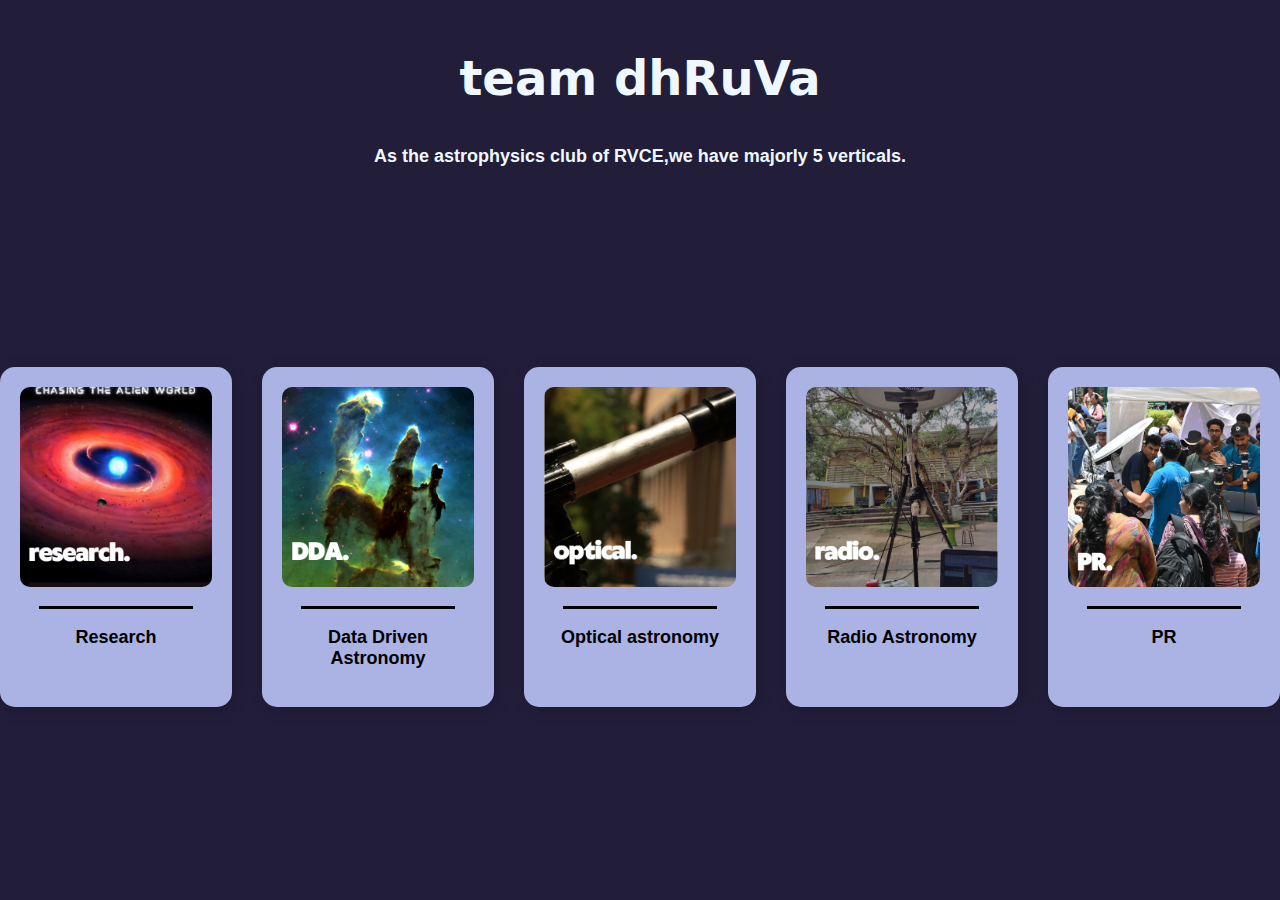
<file: about.html>
<!DOCTYPE html>
<html lang="en">
<head>
    <meta charset="UTF-8">
    <meta name="viewport" content="width=device-width, initial-scale=1.0">
    <title>Grid Layout</title>
    <style>
        body {
            font-family: Arial, sans-serif;
            background-color:  rgb(34, 30, 58);
            text-align: center;
            margin: 0;
            padding: 0;
        }
        h2 {
            font-family: system-ui, -apple-system, BlinkMacSystemFont, 'Segoe UI', Roboto, Oxygen, Ubuntu, Cantarell, 'Open Sans', 'Helvetica Neue', sans-serif;
            margin-top: 50px;
            color:aliceblue;
            font-size: 48px;
        }
        .container {
            display: flex;
            justify-content: center;
            gap: 30px;
            margin-top: 200px;
        }
        .card {
            width: 220px;
            height: 300px;
            background:  rgb(171, 179, 229);
            padding: 20px;
            border-radius: 15px;
            text-align: center;
            box-shadow: 3px 3px 15px rgba(0, 0, 0, 0.2);
        }
        .card img {
            width: 100%;
            height: 200px;
            object-fit: cover;
            border-radius: 10px;
        }
        .line {
            height: 3px;
            background: black;
            margin: 15px auto;
            width: 80%;
        }
        p {
            font-size: 18px;
            font-weight: bold;

        

        }
        .bottom-image {
            width: 100%;
            height: 250px; /* Adjust height as needed */
            object-fit: cover;
            margin-top: 150px;  
        }
        .home-button {
    position: fixed;
    top: 20px;
    left: 20px;
    background-color: rgb(232, 233, 238);
    color: rgb(34, 30, 58);
    padding: 10px 15px;
    text-decoration: none;
    border-radius: 5px;
    font-weight: bold;
    box-shadow: 0px 4px 6px rgba(0, 0, 0, 0.1);
}

.home-button:hover {
    background-color: #5a53bc;
}
    </style>
</head>
<body>
    
<h2>team dhRuVa</h2>
<p style="color:aliceblue">As the astrophysics club of RVCE,we have majorly 5 verticals.
  
</p>
<div class="container">
    <div class="card">
        <img src="./Research.png" alt="Detail 1">
        <div class="line"></div>
        <p>Research</p>
    </div>
    <div class="card">
        <img src="./dda.png" alt="Detail 2">
        <div class="line"></div>
        <p>Data Driven Astronomy</p>
    </div>
    <div class="card">
        <img src="./optical.png" alt="Detail 3">
        <div class="line"></div>
        <p>Optical astronomy</p>
    </div>
    <div class="card">
        <img src="./radio.png" alt="Detail 4">
        <div class="line"></div>
        <p>Radio Astronomy</p>
    </div>
    <div class="card">
        <img src="./PR.png" alt="Detail 5">
        <div class="line"></div>
        <p>PR</p>
    </div>
</div>

 

</body>
</html>
</file>
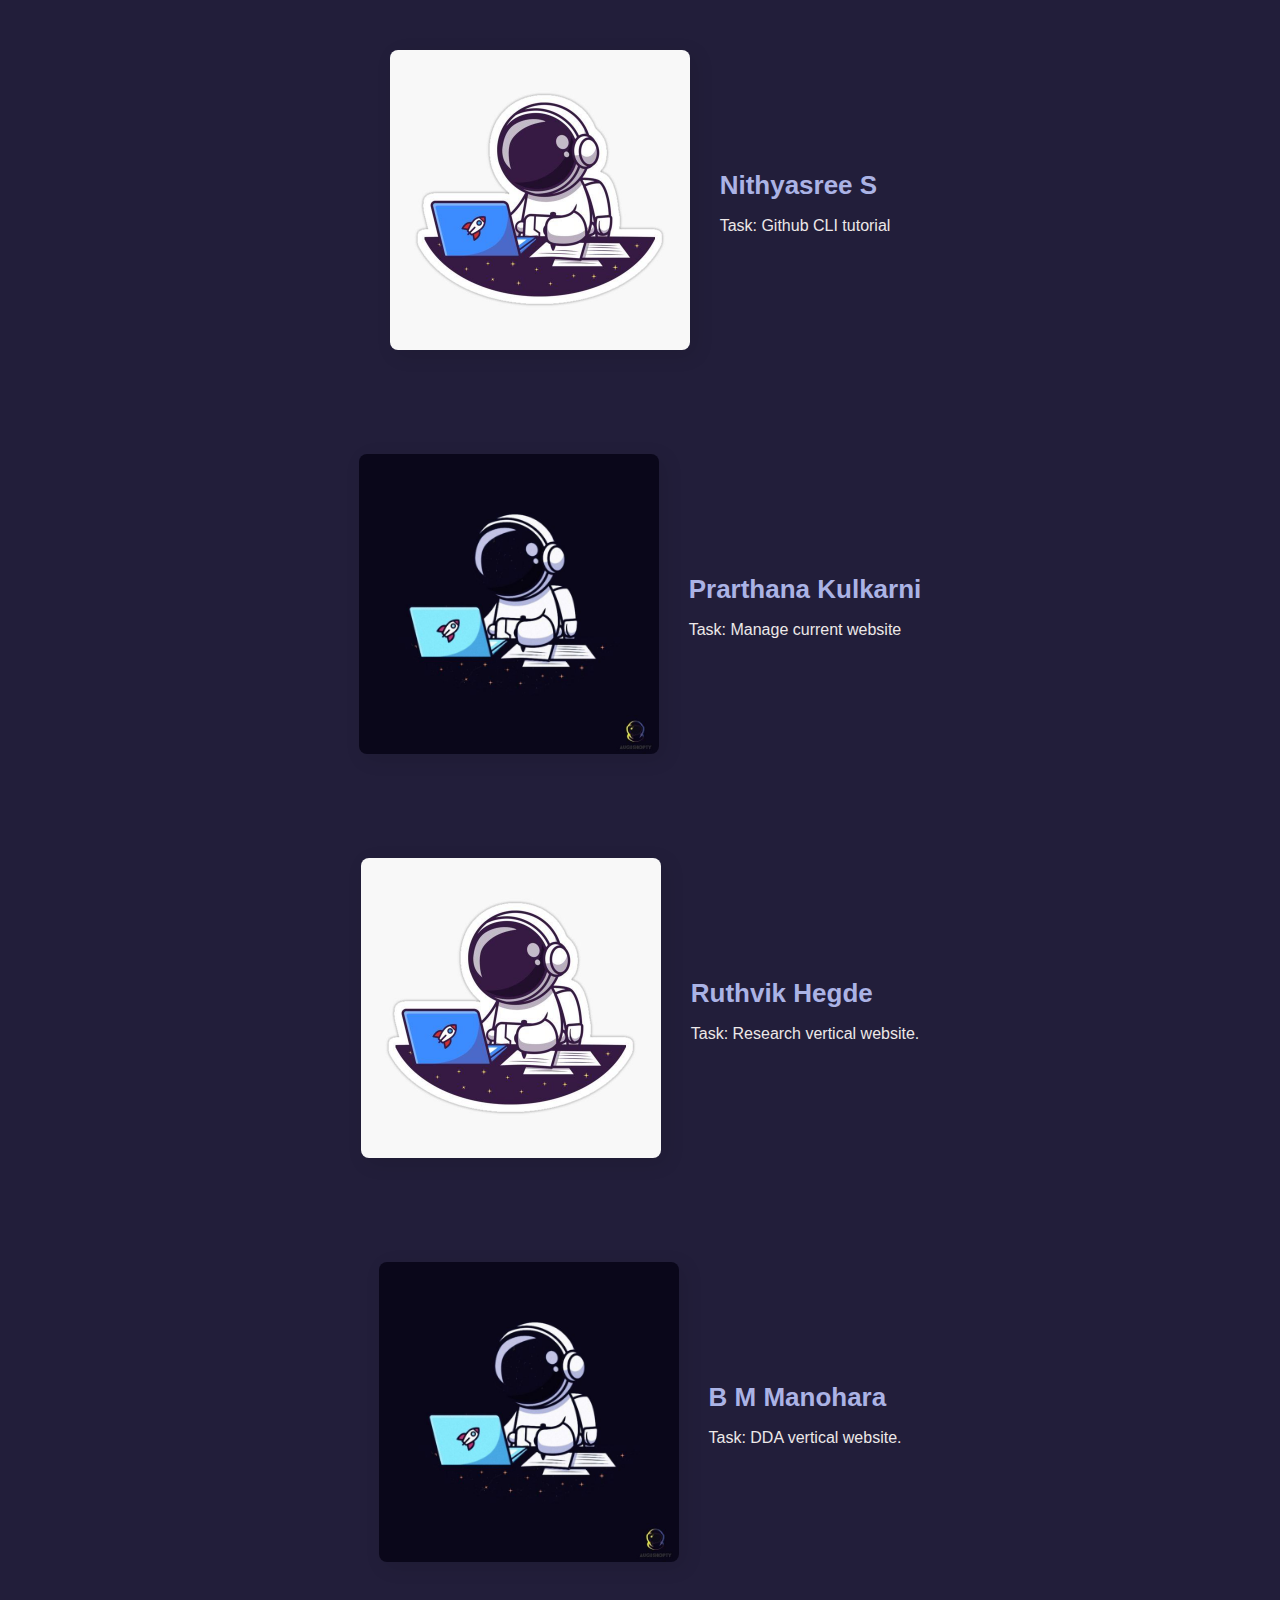
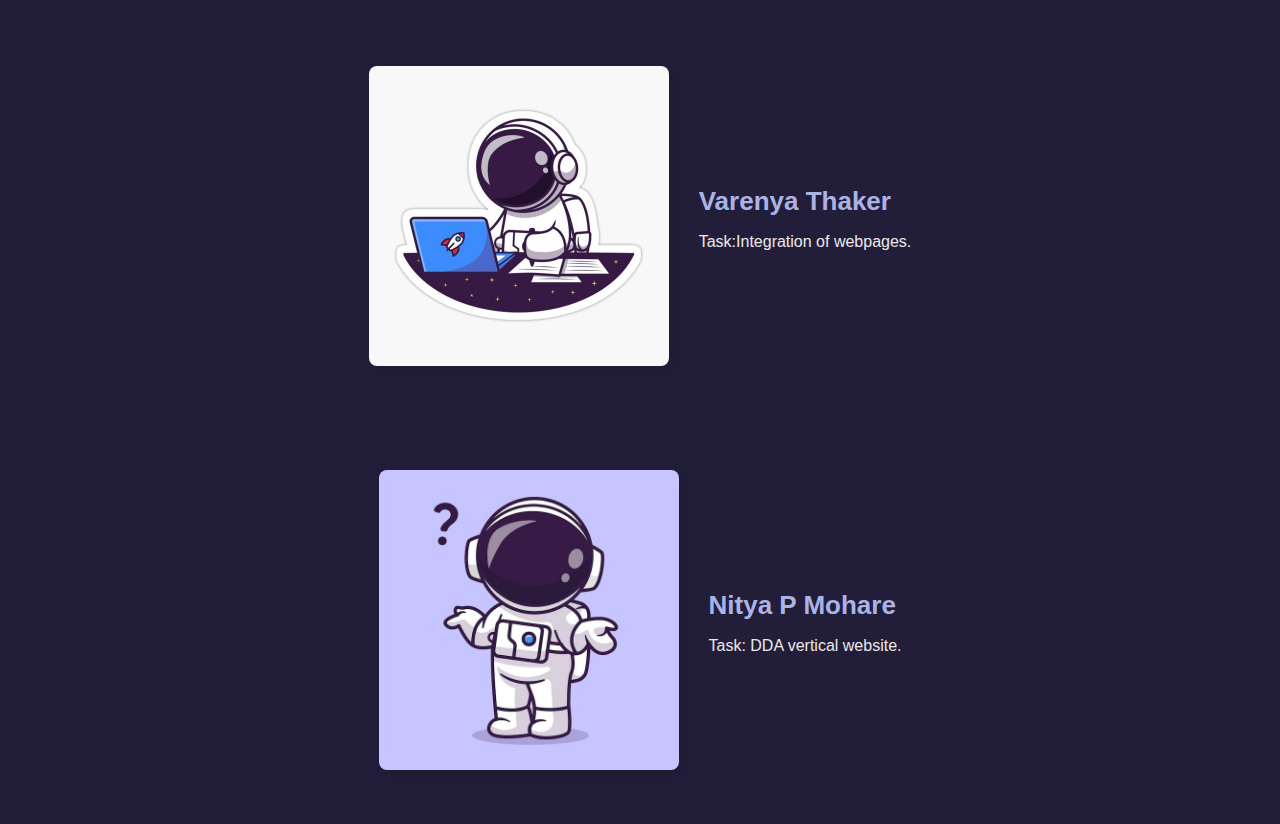
<file: crew.html>
<!DOCTYPE html>
<html lang="en">
<head>
    <meta charset="UTF-8">
    <meta name="viewport" content="width=device-width, initial-scale=1.0">
    <title>Alternating Sections</title>
    <link rel="stylesheet" href="styles.css">
</head>
<body>
    

    <section class="report-section">
        <div class="report-container reverse">
            <div class="report-content">
                <h2>Nithyasree S</h2>
                <p>Task: Github CLI tutorial</p>
                 
            </div>
            <div class="report-image">
                <img src="./a.jpeg" alt="Report Image 2">
            </div>
        </div>
    </section>


    <section class="report-section">
        <div class="report-container reverse">
            <div class="report-content">
                <h2>Prarthana Kulkarni</h2>
                <p>Task: Manage current website</p>
                 
            </div>
            <div class="report-image">
                <img src="./c.jpeg" alt="Report Image 2">
            </div>
        </div>
    </section>

    <section class="report-section">
        <div class="report-container">
            <div class="report-image">
                <img src="./a.jpeg" alt="Report Image 3">
            </div>
            <div class="report-content">
                <h2>Ruthvik Hegde</h2>
                <p>Task: Research vertical website.</p>
                
            </div>
        </div>
    </section>

    <section class="report-section">
        <div class="report-container reverse">
            <div class="report-content">
                <h2>B M Manohara</h2>
                <p>Task: DDA vertical website.
            </div>
            <div class="report-image">
                <img src="./c.jpeg" alt="Report Image 4">
            </div>
        </div>
    </section>

    <section class="report-section">
        <div class="report-container">
            <div class="report-image">
                <img src="./a.jpeg" alt="Report Image 5">
            </div>
            <div class="report-content">
                <h2>Varenya Thaker</h2>
                <p>Task:Integration of webpages.</p>
                
            </div>
        </div>
    </section>

    <section class="report-section">
        <div class="report-container reverse">
            <div class="report-content">
                <h2>Nitya P Mohare</h2>
                <p>Task: DDA vertical website.</p>
                 
            </div>
            <div class="report-image">
                <img src="./b.jpeg" alt="Report Image 6">
            </div>
        </div>
    </section>

</body>
</html>
</file>
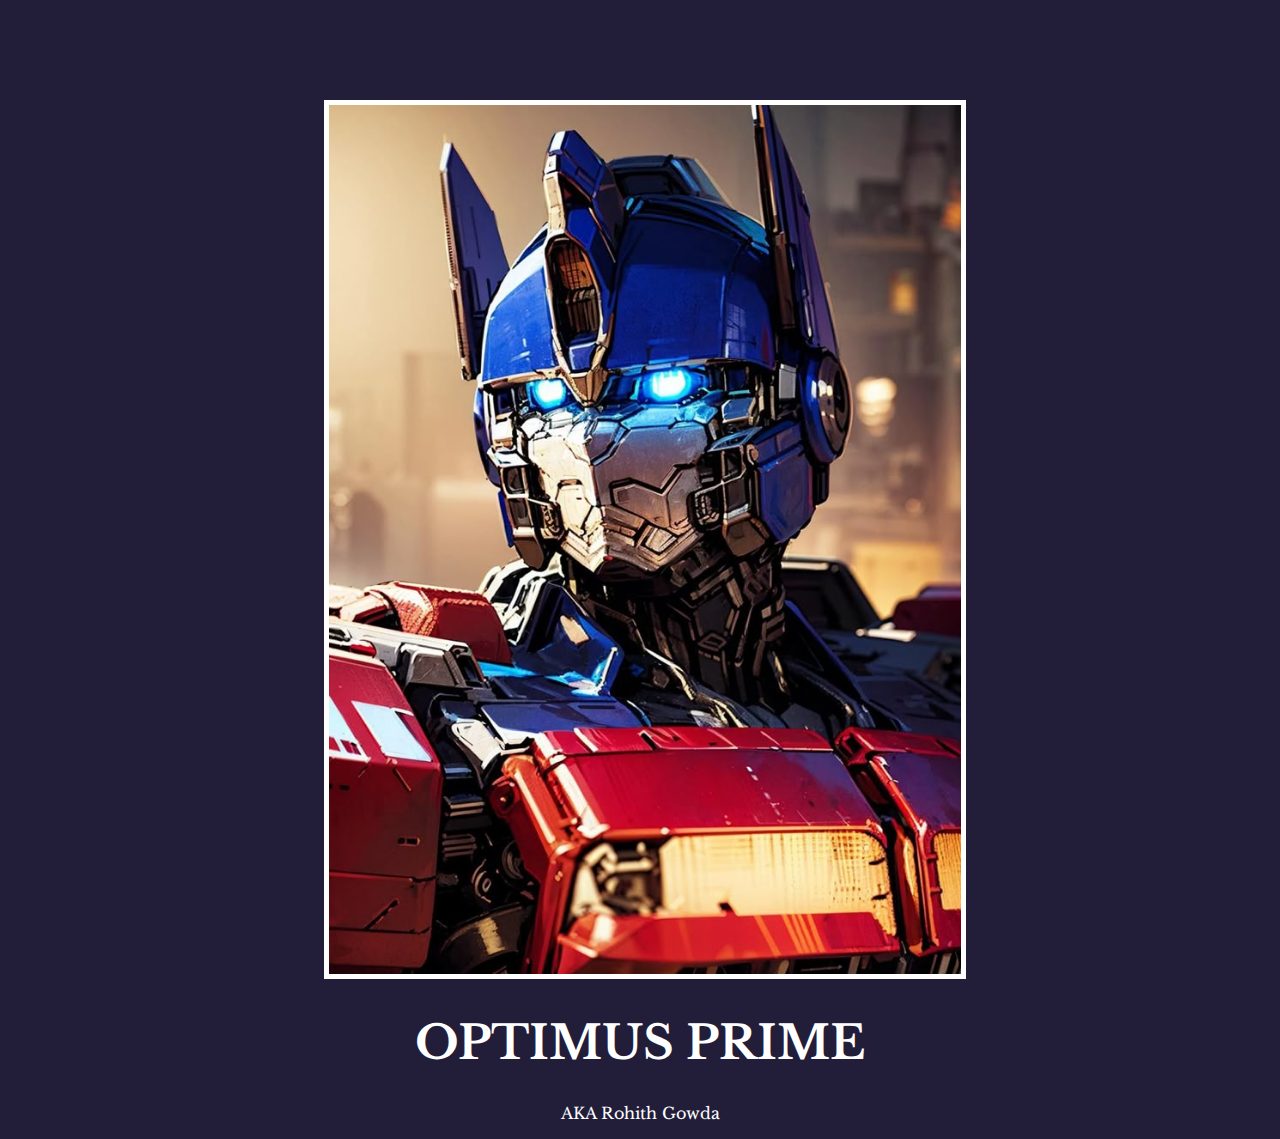
<file: missionlead.html>
<!DOCTYPE html>
<html lang="en">

<head>
  <meta charset="UTF-8">
  <title>Motivation Meme</title>
  
  <link rel="preconnect" href="https://fonts.googleapis.com">
  <link rel="preconnect" href="https://fonts.gstatic.com" crossorigin>
  <link href="https://fonts.googleapis.com/css2?family=Libre+Baskerville&display=swap" rel="stylesheet">
</head>

<body>
  
  <div class="poster">
    <img class="motivation-img" src="./Optimus Prime.jpeg" />
    <h1>Optimus Prime</h1>
    <p>AKA Rohith Gowda</p>
  </div>
</body>

<style>
body {
    background-color: rgb(34, 30, 58);
  }
  h1 {
    text-transform: uppercase;
    font-size: 2.9rem;
  }
  
  .poster {
    width: 50%;
    margin-left: 25%;
    margin-top: 100px;
    color: white;
    font-family: "Libre Baskerville", serif;
    text-align: center;
  }
  
  .motivation-img {
    border: 5px solid white;
    width: 100%;
    height:10%
  }
  .home-button {
    position: fixed;
    top: 20px;
    left: 20px;
    background-color: rgb(232, 233, 238);
    color: rgb(34, 30, 58);
    padding: 10px 15px;
    text-decoration: none;
    border-radius: 5px;
    font-weight: bold;
    box-shadow: 0px 4px 6px rgba(0, 0, 0, 0.1);
    font-family: system-ui, -apple-system, BlinkMacSystemFont, 'Segoe UI', Roboto, Oxygen, Ubuntu, Cantarell, 'Open Sans', 'Helvetica Neue', sans-serif;
  }
    .home-button:hover {
    background-color: #5a53bc;
}

 </style>
 </html>
</file>
<file: styles.css>
body {
    font-family: Arial, sans-serif;
    margin: 0;
    padding: 0;
    background-color:rgb(34, 30, 58);
}
.home-button {
    position: fixed;
    top: 20px;
    left: 20px;
    background-color: rgb(232, 233, 238);
    color: rgba(0, 0, 0, 0.1);
    padding: 10px 15px;
    text-decoration: none;
    border-radius: 5px;
    font-weight: bold;
    box-shadow: 0px 4px 6px rgba(0, 0, 0, 0.1);
}

.home-button:hover {
    background-color: #5a53bc;
}


.report-section {
    display: flex;
    justify-content: center;
    align-items: center;
    padding: 50px 0;
    background-color:rgb(34, 30, 58);
}

.report-container {
    display: flex;
    align-items: center;
    max-width: 900px;
    gap: 30px;
}


.report-image {
    width: 300px;
    flex-shrink: 0;
}

.report-image img {
    width: 100%;
    border-radius: 8px;
    box-shadow: 5px 5px 20px rgba(0, 0, 0, 0.1);
}

.report-content {
    max-width: 500px;
}

.report-content h2 {
    font-size: 26px;
    color:rgb(171, 179, 229);
    margin-bottom: 15px;
}

.report-content p {
    font-size: 16px;
    color: #ede8e8;
    margin-bottom: 20px;
}

.highlight {
    color: #f0ece9;
    font-weight: bold;
}

.report-button {
    background-color: #ff6600;
    color: white;
    border: none;
    padding: 12px 20px;
    font-size: 16px;
    border-radius: 6px;
    cursor: pointer;
    transition: 0.3s;
}

.report-button:hover {
    background-color: #cc5200;
}

/* Alternating Sections */
.report-container.reverse {
    flex-direction: row-reverse;
}

@media (max-width: 768px) {
    .report-container,
    .report-container.reverse {
        flex-direction: column;
        text-align: center;
    }

    .report-image {
        width: 80%;
        margin-bottom: 20px;
    }
}
</file>
